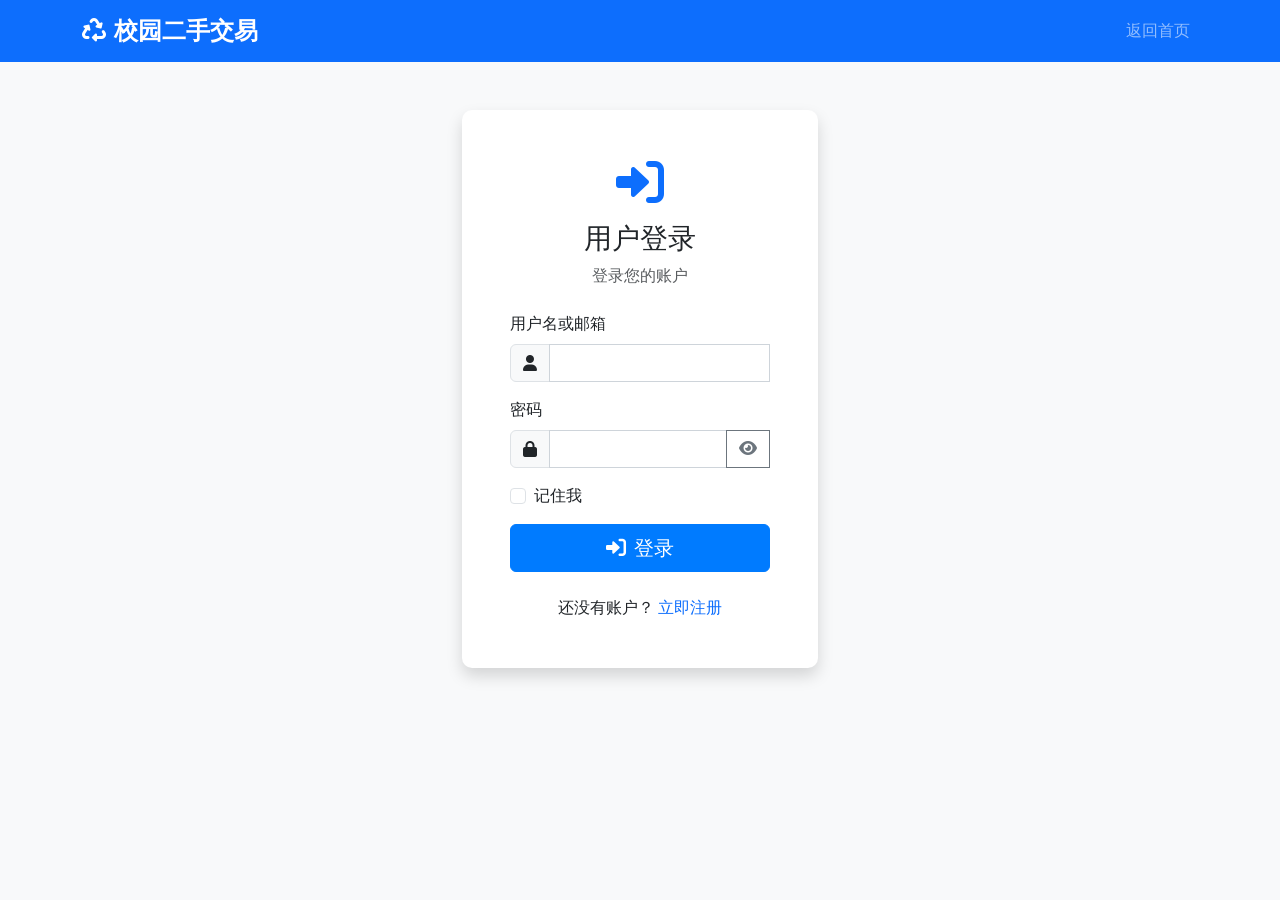
<file: target/classes/static/login.html>
<!DOCTYPE html>
<html lang="zh-CN">
<head>
    <meta charset="UTF-8">
    <meta name="viewport" content="width=device-width, initial-scale=1.0">
    <title>用户登录 - 校园二手交易平台</title>
    <link href="https://cdn.jsdelivr.net/npm/bootstrap@5.1.3/dist/css/bootstrap.min.css" rel="stylesheet">
    <link href="https://cdnjs.cloudflare.com/ajax/libs/font-awesome/6.0.0/css/all.min.css" rel="stylesheet">
    <link href="css/style.css" rel="stylesheet">
</head>
<body class="bg-light">
    <!-- 导航栏 -->
    <nav class="navbar navbar-expand-lg navbar-dark bg-primary">
        <div class="container">
            <a class="navbar-brand" href="index.html">
                <i class="fas fa-recycle me-2"></i>校园二手交易
            </a>
            <div class="navbar-nav ms-auto">
                <a class="nav-link" href="index.html">返回首页</a>
            </div>
        </div>
    </nav>

    <!-- 登录表单 -->
    <div class="container mt-5">
        <div class="row justify-content-center">
            <div class="col-md-6 col-lg-4">
                <div class="card shadow">
                    <div class="card-body p-5">
                        <div class="text-center mb-4">
                            <i class="fas fa-sign-in-alt fa-3x text-primary mb-3"></i>
                            <h3 class="card-title">用户登录</h3>
                            <p class="text-muted">登录您的账户</p>
                        </div>

                        <form id="loginForm" class="needs-validation" novalidate>
                            <div class="mb-3">
                                <label for="usernameOrEmail" class="form-label">用户名或邮箱</label>
                                <div class="input-group">
                                    <span class="input-group-text"><i class="fas fa-user"></i></span>
                                    <input type="text" class="form-control" id="usernameOrEmail" name="usernameOrEmail" required>
                                    <div class="invalid-feedback">
                                        请输入用户名或邮箱
                                    </div>
                                </div>
                            </div>

                            <div class="mb-3">
                                <label for="password" class="form-label">密码</label>
                                <div class="input-group">
                                    <span class="input-group-text"><i class="fas fa-lock"></i></span>
                                    <input type="password" class="form-control" id="password" name="password" required>
                                    <button class="btn btn-outline-secondary" type="button" id="togglePassword">
                                        <i class="fas fa-eye"></i>
                                    </button>
                                    <div class="invalid-feedback">
                                        请输入密码
                                    </div>
                                </div>
                            </div>

                            <div class="mb-3 form-check">
                                <input type="checkbox" class="form-check-input" id="rememberMe">
                                <label class="form-check-label" for="rememberMe">
                                    记住我
                                </label>
                            </div>

                            <div class="d-grid">
                                <button type="submit" class="btn btn-primary btn-lg" id="loginButton">
                                    <i class="fas fa-sign-in-alt me-2"></i>登录
                                </button>
                            </div>
                        </form>

                        <div class="text-center mt-4">
                            <p class="mb-0">还没有账户？ <a href="register.html" class="text-decoration-none">立即注册</a></p>
                        </div>
                    </div>
                </div>
            </div>
        </div>
    </div>

    <script src="https://cdn.jsdelivr.net/npm/bootstrap@5.1.3/dist/js/bootstrap.bundle.min.js"></script>
    <script src="js/app.js"></script>
    <script src="js/login.js"></script>
</body>
</html>
</file>
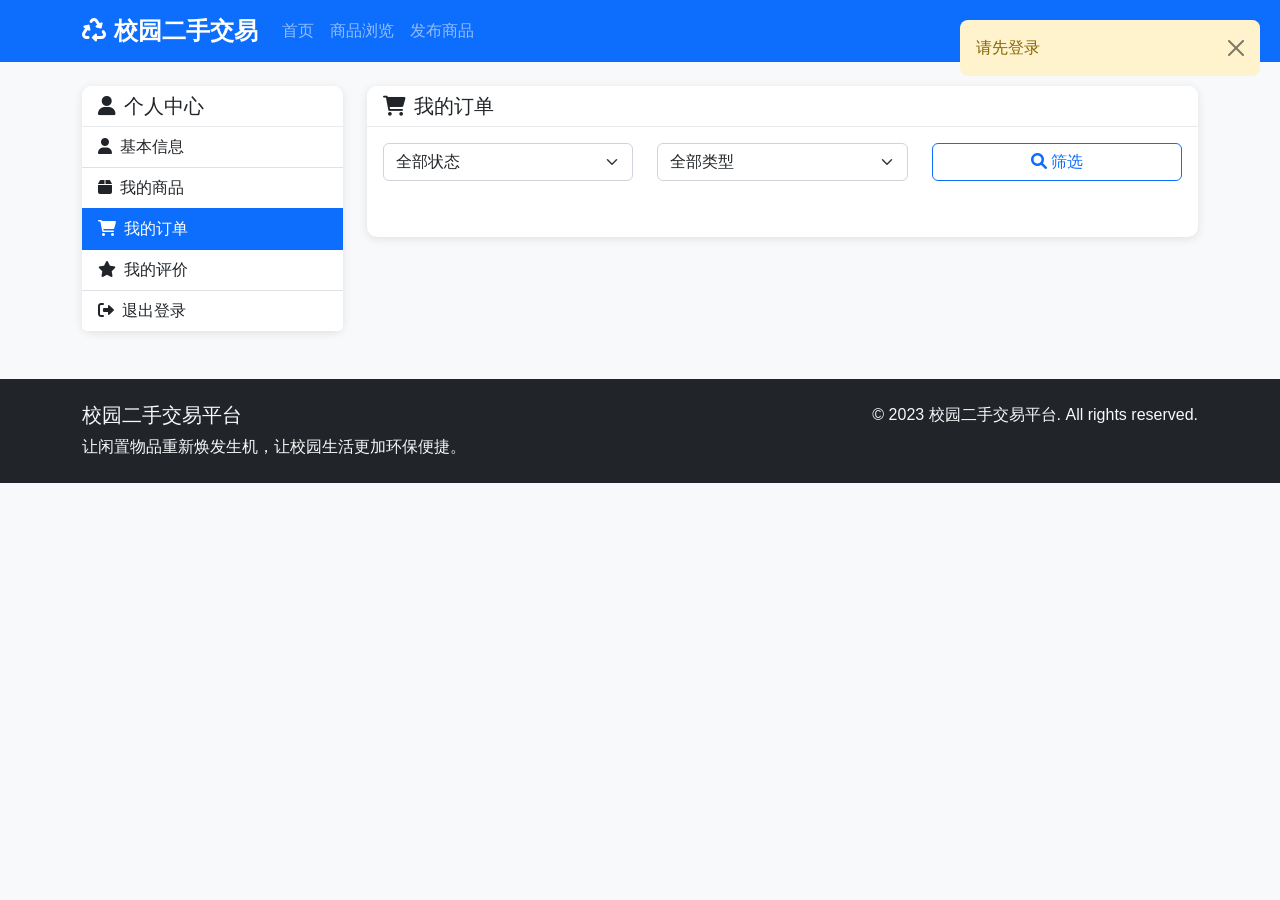
<file: target/classes/static/my-orders.html>
<!DOCTYPE html>
<html lang="zh-CN">
<head>
    <meta charset="UTF-8">
    <meta name="viewport" content="width=device-width, initial-scale=1.0">
    <title>我的订单 - 校园二手交易平台</title>
    <link href="https://cdn.jsdelivr.net/npm/bootstrap@5.1.3/dist/css/bootstrap.min.css" rel="stylesheet">
    <link href="https://cdnjs.cloudflare.com/ajax/libs/font-awesome/6.0.0/css/all.min.css" rel="stylesheet">
    <link href="css/style.css" rel="stylesheet">
</head>
<body>
    <!-- 导航栏 -->
    <nav class="navbar navbar-expand-lg navbar-dark bg-primary">
        <div class="container">
            <a class="navbar-brand" href="index.html">
                <i class="fas fa-recycle me-2"></i>校园二手交易
            </a>
            <button class="navbar-toggler" type="button" data-bs-toggle="collapse" data-bs-target="#navbarNav">
                <span class="navbar-toggler-icon"></span>
            </button>
            <div class="collapse navbar-collapse" id="navbarNav">
                <ul class="navbar-nav me-auto">
                    <li class="nav-item">
                        <a class="nav-link" href="index.html">首页</a>
                    </li>
                    <li class="nav-item">
                        <a class="nav-link" href="products.html">商品浏览</a>
                    </li>
                    <li class="nav-item">
                        <a class="nav-link" href="publish.html">发布商品</a>
                    </li>
                </ul>
                <ul class="navbar-nav">
                    <li class="nav-item" id="loginNav" style="display: none;">
                        <a class="nav-link" href="login.html">登录</a>
                    </li>
                    <li class="nav-item" id="registerNav" style="display: none;">
                        <a class="nav-link" href="register.html">注册</a>
                    </li>
                    <li class="nav-item dropdown" id="userNav" style="display: none;">
                        <a class="nav-link dropdown-toggle" href="#" id="navbarDropdown" role="button" data-bs-toggle="dropdown">
                            <i class="fas fa-user me-1"></i><span id="username"></span>
                        </a>
                        <ul class="dropdown-menu">
                            <li><a class="dropdown-item" href="profile.html">个人中心</a></li>
                            <li><a class="dropdown-item" href="my-products.html">我的商品</a></li>
                            <li><a class="dropdown-item" href="my-orders.html">我的订单</a></li>
                            <li><hr class="dropdown-divider"></li>
                            <li><a class="dropdown-item" href="#" onclick="logout()">退出登录</a></li>
                        </ul>
                    </li>
                </ul>
            </div>
        </div>
    </nav>

    <!-- 主要内容 -->
    <div class="container mt-4">
        <div class="row">
            <!-- 侧边栏 -->
            <div class="col-md-3">
                <div class="card">
                    <div class="card-header">
                        <h5 class="mb-0"><i class="fas fa-user me-2"></i>个人中心</h5>
                    </div>
                    <div class="list-group list-group-flush">
                        <a href="profile.html" class="list-group-item list-group-item-action">
                            <i class="fas fa-user me-2"></i>基本信息
                        </a>
                        <a href="my-products.html" class="list-group-item list-group-item-action">
                            <i class="fas fa-box me-2"></i>我的商品
                        </a>
                        <a href="my-orders.html" class="list-group-item list-group-item-action active">
                            <i class="fas fa-shopping-cart me-2"></i>我的订单
                        </a>
                        <a href="reviews.html" class="list-group-item list-group-item-action">
                            <i class="fas fa-star me-2"></i>我的评价
                        </a>
                        <a href="#" class="list-group-item list-group-item-action" onclick="logout()">
                            <i class="fas fa-sign-out-alt me-2"></i>退出登录
                        </a>
                    </div>
                </div>
            </div>

            <!-- 主内容区 -->
            <div class="col-md-9">
                <div class="card">
                    <div class="card-header">
                        <h5 class="mb-0"><i class="fas fa-shopping-cart me-2"></i>我的订单</h5>
                    </div>
                    <div class="card-body">
                        <!-- 筛选器 -->
                        <div class="row mb-3">
                            <div class="col-md-4">
                                <select class="form-select" id="statusFilter">
                                    <option value="">全部状态</option>
                                    <option value="PENDING">待支付</option>
                                    <option value="PAID">已支付</option>
                                    <option value="SHIPPED">已发货</option>
                                    <option value="COMPLETED">已完成</option>
                                    <option value="CANCELLED">已取消</option>
                                    <option value="REFUNDED">已退款</option>
                                </select>
                            </div>
                            <div class="col-md-4">
                                <select class="form-select" id="orderTypeFilter">
                                    <option value="">全部类型</option>
                                    <option value="buyer">我购买的</option>
                                    <option value="seller">我售出的</option>
                                </select>
                            </div>
                            <div class="col-md-4">
                                <button class="btn btn-outline-primary w-100" onclick="loadMyOrders()">
                                    <i class="fas fa-search me-1"></i>筛选
                                </button>
                            </div>
                        </div>

                        <!-- 订单列表 -->
                        <div id="ordersContainer">
                            <!-- 订单将通过JavaScript动态加载 -->
                        </div>
                        
                        <!-- 分页 -->
                        <nav aria-label="订单分页" class="mt-4">
                            <ul class="pagination justify-content-center" id="pagination">
                                <!-- 分页按钮将通过JavaScript动态生成 -->
                            </ul>
                        </nav>
                    </div>
                </div>
            </div>
        </div>
    </div>

    <!-- 页脚 -->
    <footer class="bg-dark text-light py-4 mt-5">
        <div class="container">
            <div class="row">
                <div class="col-md-6">
                    <h5>校园二手交易平台</h5>
                    <p class="mb-0">让闲置物品重新焕发生机，让校园生活更加环保便捷。</p>
                </div>
                <div class="col-md-6 text-md-end">
                    <p class="mb-0">&copy; 2023 校园二手交易平台. All rights reserved.</p>
                </div>
            </div>
        </div>
    </footer>

    <!-- 订单详情模态框 -->
    <div class="modal fade" id="orderDetailModal" tabindex="-1">
        <div class="modal-dialog modal-lg">
            <div class="modal-content">
                <div class="modal-header">
                    <h5 class="modal-title">订单详情</h5>
                    <button type="button" class="btn-close" data-bs-dismiss="modal"></button>
                </div>
                <div class="modal-body" id="orderDetailBody">
                    <!-- 订单详情内容 -->
                </div>
                <div class="modal-footer">
                    <button type="button" class="btn btn-secondary" data-bs-dismiss="modal">关闭</button>
                    <button type="button" class="btn btn-primary" id="orderActionButton" style="display: none;">操作</button>
                </div>
            </div>
        </div>
    </div>

    <!-- 评价模态框 -->
    <div class="modal fade" id="reviewModal" tabindex="-1">
        <div class="modal-dialog">
            <div class="modal-content">
                <div class="modal-header">
                    <h5 class="modal-title">评价订单</h5>
                    <button type="button" class="btn-close" data-bs-dismiss="modal"></button>
                </div>
                <div class="modal-body">
                    <form id="reviewForm">
                        <input type="hidden" id="reviewOrderId">
                        <input type="hidden" id="reviewType">
                        <div class="mb-3">
                            <label for="reviewRating" class="form-label">评分 <span class="text-danger">*</span></label>
                            <div class="rating-input">
                                <input type="radio" name="rating" id="rating5" value="5" required>
                                <label for="rating5" class="star-label"><i class="far fa-star"></i></label>
                                <input type="radio" name="rating" id="rating4" value="4">
                                <label for="rating4" class="star-label"><i class="far fa-star"></i></label>
                                <input type="radio" name="rating" id="rating3" value="3">
                                <label for="rating3" class="star-label"><i class="far fa-star"></i></label>
                                <input type="radio" name="rating" id="rating2" value="2">
                                <label for="rating2" class="star-label"><i class="far fa-star"></i></label>
                                <input type="radio" name="rating" id="rating1" value="1">
                                <label for="rating1" class="star-label"><i class="far fa-star"></i></label>
                            </div>
                        </div>
                        <div class="mb-3">
                            <label for="reviewContent" class="form-label">评价内容 <span class="text-danger">*</span></label>
                            <textarea class="form-control" id="reviewContent" rows="5" maxlength="500" placeholder="请输入评价内容（最多500字）" required></textarea>
                            <div class="form-text">
                                <span id="reviewContentCount">0</span>/500 字
                            </div>
                        </div>
                    </form>
                </div>
                <div class="modal-footer">
                    <button type="button" class="btn btn-secondary" data-bs-dismiss="modal">取消</button>
                    <button type="button" class="btn btn-primary" onclick="submitReview()">提交评价</button>
                </div>
            </div>
        </div>
    </div>

    <script src="https://cdn.jsdelivr.net/npm/bootstrap@5.1.3/dist/js/bootstrap.bundle.min.js"></script>
    <script src="js/app.js"></script>
    <script src="js/my-orders.js"></script>
</body>
</html>
</file>
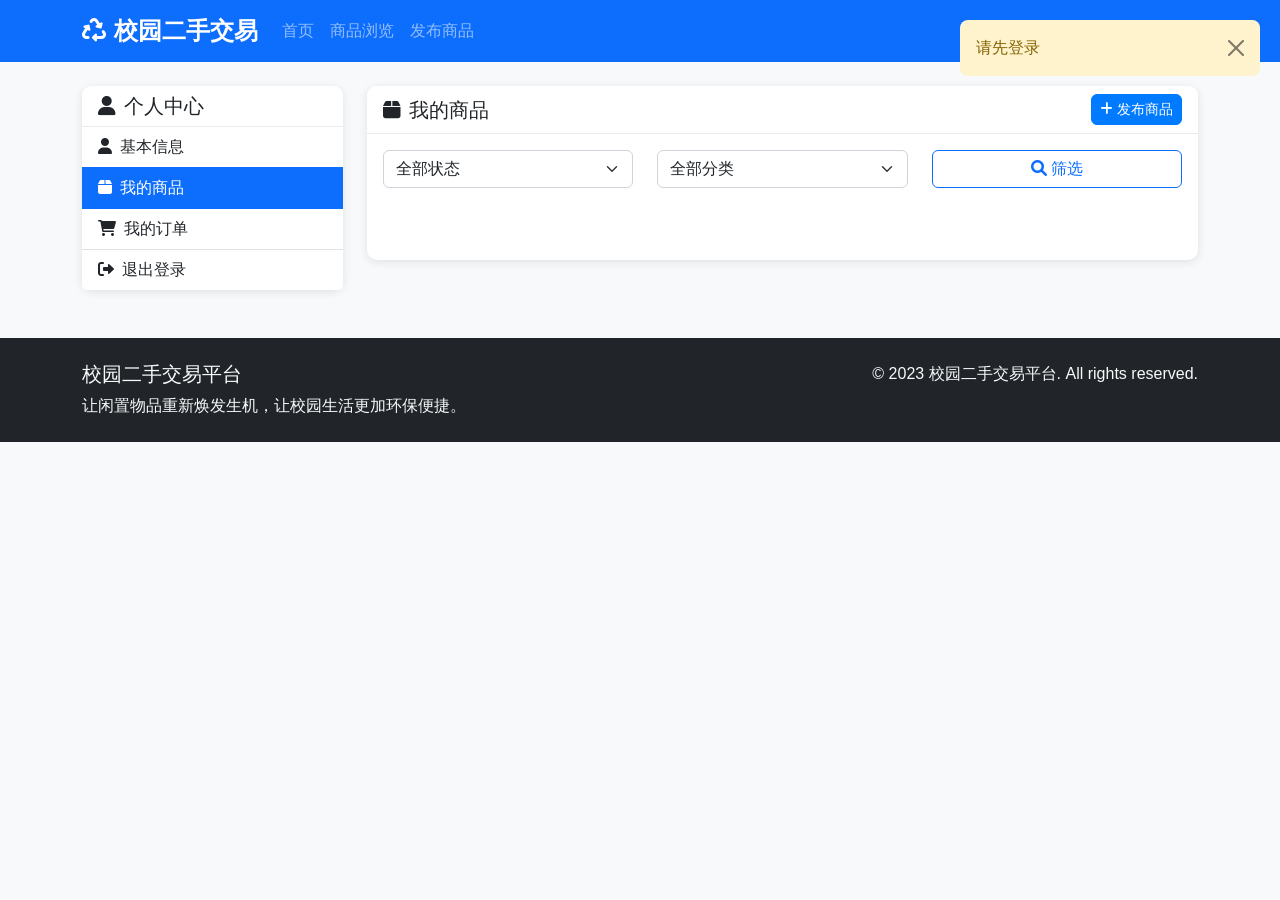
<file: target/classes/static/my-products.html>
<!DOCTYPE html>
<html lang="zh-CN">
<head>
    <meta charset="UTF-8">
    <meta name="viewport" content="width=device-width, initial-scale=1.0">
    <title>我的商品 - 校园二手交易平台</title>
    <link href="https://cdn.jsdelivr.net/npm/bootstrap@5.1.3/dist/css/bootstrap.min.css" rel="stylesheet">
    <link href="https://cdnjs.cloudflare.com/ajax/libs/font-awesome/6.0.0/css/all.min.css" rel="stylesheet">
    <link href="css/style.css" rel="stylesheet">
</head>
<body>
    <!-- 导航栏 -->
    <nav class="navbar navbar-expand-lg navbar-dark bg-primary">
        <div class="container">
            <a class="navbar-brand" href="index.html">
                <i class="fas fa-recycle me-2"></i>校园二手交易
            </a>
            <button class="navbar-toggler" type="button" data-bs-toggle="collapse" data-bs-target="#navbarNav">
                <span class="navbar-toggler-icon"></span>
            </button>
            <div class="collapse navbar-collapse" id="navbarNav">
                <ul class="navbar-nav me-auto">
                    <li class="nav-item">
                        <a class="nav-link" href="index.html">首页</a>
                    </li>
                    <li class="nav-item">
                        <a class="nav-link" href="products.html">商品浏览</a>
                    </li>
                    <li class="nav-item">
                        <a class="nav-link" href="publish.html">发布商品</a>
                    </li>
                </ul>
                <ul class="navbar-nav">
                    <li class="nav-item" id="loginNav" style="display: none;">
                        <a class="nav-link" href="login.html">登录</a>
                    </li>
                    <li class="nav-item" id="registerNav" style="display: none;">
                        <a class="nav-link" href="register.html">注册</a>
                    </li>
                    <li class="nav-item dropdown" id="userNav" style="display: none;">
                        <a class="nav-link dropdown-toggle" href="#" id="navbarDropdown" role="button" data-bs-toggle="dropdown">
                            <i class="fas fa-user me-1"></i><span id="username"></span>
                        </a>
                        <ul class="dropdown-menu">
                            <li><a class="dropdown-item" href="profile.html">个人中心</a></li>
                            <li><a class="dropdown-item" href="my-products.html">我的商品</a></li>
                            <li><a class="dropdown-item" href="my-orders.html">我的订单</a></li>
                            <li><a class="dropdown-item" href="reviews.html">我的评价</a></li>
                            <li><hr class="dropdown-divider"></li>
                            <li><a class="dropdown-item" href="#" onclick="logout()">退出登录</a></li>
                        </ul>
                    </li>
                </ul>
            </div>
        </div>
    </nav>

    <!-- 主要内容 -->
    <div class="container mt-4">
        <div class="row">
            <!-- 侧边栏 -->
            <div class="col-md-3">
                <div class="card">
                    <div class="card-header">
                        <h5 class="mb-0"><i class="fas fa-user me-2"></i>个人中心</h5>
                    </div>
                    <div class="list-group list-group-flush">
                        <a href="profile.html" class="list-group-item list-group-item-action">
                            <i class="fas fa-user me-2"></i>基本信息
                        </a>
                        <a href="my-products.html" class="list-group-item list-group-item-action active">
                            <i class="fas fa-box me-2"></i>我的商品
                        </a>
                        <a href="my-orders.html" class="list-group-item list-group-item-action">
                            <i class="fas fa-shopping-cart me-2"></i>我的订单
                        </a>
                        <a href="#" class="list-group-item list-group-item-action" onclick="logout()">
                            <i class="fas fa-sign-out-alt me-2"></i>退出登录
                        </a>
                    </div>
                </div>
            </div>

            <!-- 主内容区 -->
            <div class="col-md-9">
                <div class="card">
                    <div class="card-header d-flex justify-content-between align-items-center">
                        <h5 class="mb-0"><i class="fas fa-box me-2"></i>我的商品</h5>
                        <a href="publish.html" class="btn btn-primary btn-sm">
                            <i class="fas fa-plus me-1"></i>发布商品
                        </a>
                    </div>
                    <div class="card-body">
                        <!-- 筛选器 -->
                        <div class="row mb-3">
                            <div class="col-md-4">
                                <select class="form-select" id="statusFilter">
                                    <option value="">全部状态</option>
                                    <option value="ACTIVE">在售</option>
                                    <option value="SOLD">已售</option>
                                    <option value="RESERVED">预订</option>
                                    <option value="DELETED">已删除</option>
                                </select>
                            </div>
                            <div class="col-md-4">
                                <select class="form-select" id="categoryFilter">
                                    <option value="">全部分类</option>
                                    <option value="ELECTRONICS">电子产品</option>
                                    <option value="BOOKS">图书教材</option>
                                    <option value="CLOTHING">服装配饰</option>
                                    <option value="SPORTS">运动用品</option>
                                    <option value="DAILY">生活用品</option>
                                    <option value="STUDY">学习用品</option>
                                    <option value="BEAUTY">美妆护肤</option>
                                    <option value="FOOD">食品饮料</option>
                                    <option value="OTHER">其他</option>
                                </select>
                            </div>
                            <div class="col-md-4">
                                <button class="btn btn-outline-primary w-100" onclick="loadMyProducts()">
                                    <i class="fas fa-search me-1"></i>筛选
                                </button>
                            </div>
                        </div>

                        <!-- 商品列表 -->
                        <div class="row" id="productsContainer">
                            <!-- 商品将通过JavaScript动态加载 -->
                        </div>
                        
                        <!-- 分页 -->
                        <nav aria-label="商品分页" class="mt-4">
                            <ul class="pagination justify-content-center" id="pagination">
                                <!-- 分页按钮将通过JavaScript动态生成 -->
                            </ul>
                        </nav>
                    </div>
                </div>
            </div>
        </div>
    </div>

    <!-- 页脚 -->
    <footer class="bg-dark text-light py-4 mt-5">
        <div class="container">
            <div class="row">
                <div class="col-md-6">
                    <h5>校园二手交易平台</h5>
                    <p class="mb-0">让闲置物品重新焕发生机，让校园生活更加环保便捷。</p>
                </div>
                <div class="col-md-6 text-md-end">
                    <p class="mb-0">&copy; 2023 校园二手交易平台. All rights reserved.</p>
                </div>
            </div>
        </div>
    </footer>

    <!-- 编辑商品模态框 -->
    <div class="modal fade" id="editProductModal" tabindex="-1">
        <div class="modal-dialog modal-lg">
            <div class="modal-content">
                <div class="modal-header">
                    <h5 class="modal-title">编辑商品</h5>
                    <button type="button" class="btn-close" data-bs-dismiss="modal"></button>
                </div>
                <div class="modal-body">
                    <form id="editProductForm">
                        <input type="hidden" id="editProductId">
                        <div class="mb-3">
                            <label for="editTitle" class="form-label">商品标题</label>
                            <input type="text" class="form-control" id="editTitle" required>
                        </div>
                        <div class="mb-3">
                            <label for="editDescription" class="form-label">商品描述</label>
                            <textarea class="form-control" id="editDescription" rows="3" required></textarea>
                        </div>
                        <div class="row">
                            <div class="col-md-6">
                                <div class="mb-3">
                                    <label for="editPrice" class="form-label">价格</label>
                                    <input type="number" class="form-control" id="editPrice" step="0.01" min="0" required>
                                </div>
                            </div>
                            <div class="col-md-6">
                                <div class="mb-3">
                                    <label for="editCategory" class="form-label">分类</label>
                                    <select class="form-select" id="editCategory" required>
                                        <option value="ELECTRONICS">电子产品</option>
                                        <option value="BOOKS">图书教材</option>
                                        <option value="CLOTHING">服装配饰</option>
                                        <option value="SPORTS">运动用品</option>
                                        <option value="DAILY">生活用品</option>
                                        <option value="STUDY">学习用品</option>
                                        <option value="BEAUTY">美妆护肤</option>
                                        <option value="FOOD">食品饮料</option>
                                        <option value="OTHER">其他</option>
                                    </select>
                                </div>
                            </div>
                        </div>
                        <div class="mb-3">
                            <label for="editImages" class="form-label">图片URL（多个用逗号分隔）</label>
                            <input type="text" class="form-control" id="editImages" placeholder="https://example.com/image1.jpg,https://example.com/image2.jpg">
                        </div>
                    </form>
                </div>
                <div class="modal-footer">
                    <button type="button" class="btn btn-secondary" data-bs-dismiss="modal">取消</button>
                    <button type="button" class="btn btn-primary" onclick="updateProduct()">保存修改</button>
                </div>
            </div>
        </div>
    </div>

    <script src="https://cdn.jsdelivr.net/npm/bootstrap@5.1.3/dist/js/bootstrap.bundle.min.js"></script>
    <script src="js/app.js"></script>
    <script src="js/my-products.js"></script>
</body>
</html>
</file>
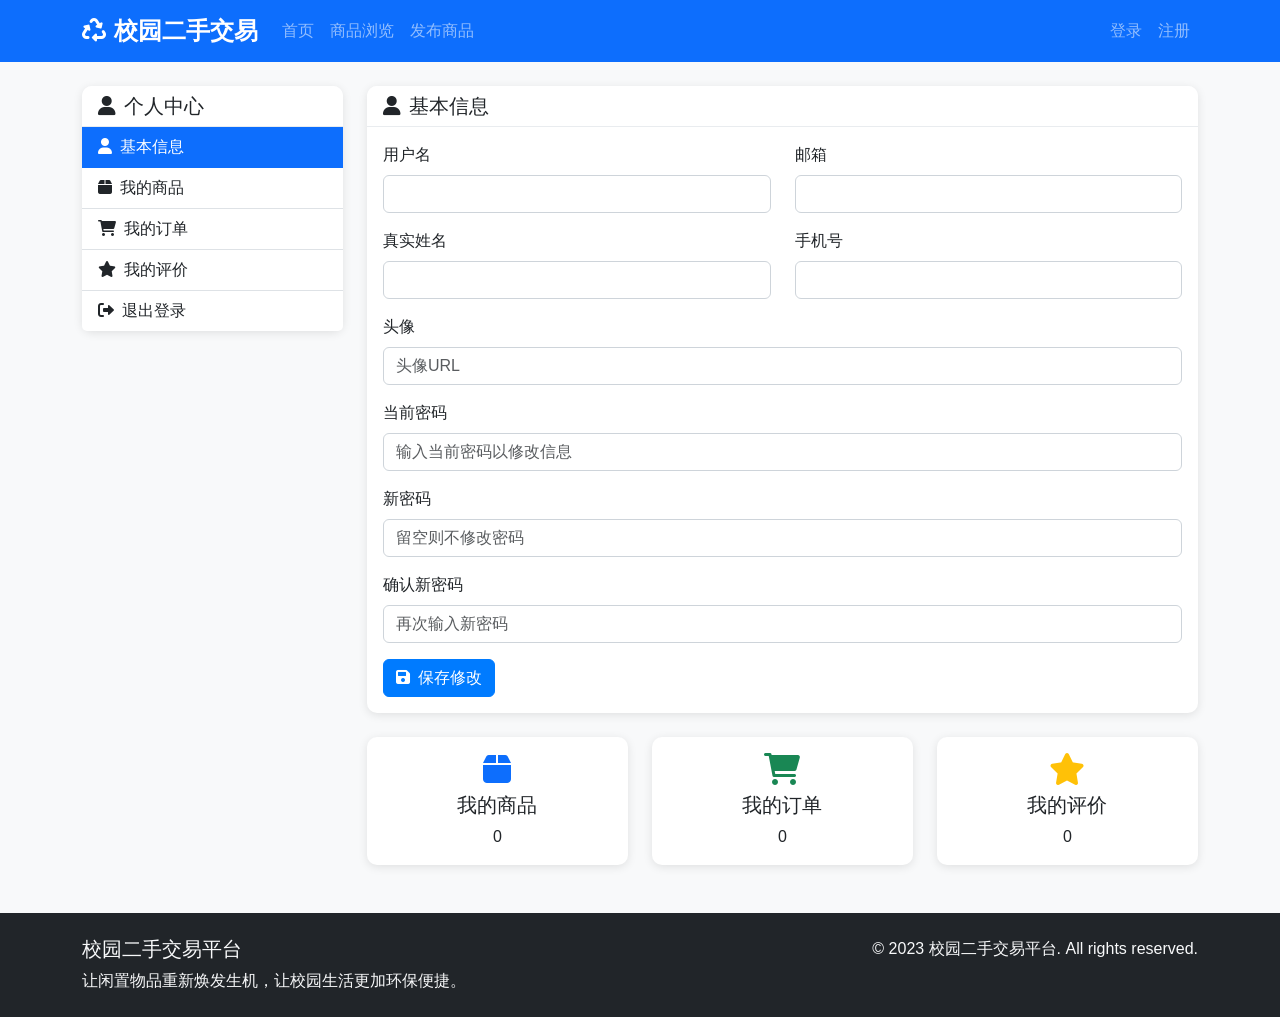
<file: target/classes/static/profile.html>
<!DOCTYPE html>
<html lang="zh-CN">
<head>
    <meta charset="UTF-8">
    <meta name="viewport" content="width=device-width, initial-scale=1.0">
    <title>个人中心 - 校园二手交易平台</title>
    <link href="https://cdn.jsdelivr.net/npm/bootstrap@5.1.3/dist/css/bootstrap.min.css" rel="stylesheet">
    <link href="https://cdnjs.cloudflare.com/ajax/libs/font-awesome/6.0.0/css/all.min.css" rel="stylesheet">
    <link href="css/style.css" rel="stylesheet">
</head>
<body>
    <!-- 导航栏 -->
    <nav class="navbar navbar-expand-lg navbar-dark bg-primary">
        <div class="container">
            <a class="navbar-brand" href="index.html">
                <i class="fas fa-recycle me-2"></i>校园二手交易
            </a>
            <button class="navbar-toggler" type="button" data-bs-toggle="collapse" data-bs-target="#navbarNav">
                <span class="navbar-toggler-icon"></span>
            </button>
            <div class="collapse navbar-collapse" id="navbarNav">
                <ul class="navbar-nav me-auto">
                    <li class="nav-item">
                        <a class="nav-link" href="index.html">首页</a>
                    </li>
                    <li class="nav-item">
                        <a class="nav-link" href="products.html">商品浏览</a>
                    </li>
                    <li class="nav-item">
                        <a class="nav-link" href="publish.html">发布商品</a>
                    </li>
                </ul>
                <ul class="navbar-nav">
                    <li class="nav-item" id="loginNav" style="display: none;">
                        <a class="nav-link" href="login.html">登录</a>
                    </li>
                    <li class="nav-item" id="registerNav" style="display: none;">
                        <a class="nav-link" href="register.html">注册</a>
                    </li>
                    <li class="nav-item dropdown" id="userNav" style="display: none;">
                        <a class="nav-link dropdown-toggle" href="#" id="navbarDropdown" role="button" data-bs-toggle="dropdown">
                            <i class="fas fa-user me-1"></i><span id="username"></span>
                        </a>
                        <ul class="dropdown-menu">
                            <li><a class="dropdown-item" href="profile.html">个人中心</a></li>
                            <li><a class="dropdown-item" href="my-products.html">我的商品</a></li>
                            <li><a class="dropdown-item" href="my-orders.html">我的订单</a></li>
                            <li><a class="dropdown-item" href="reviews.html">我的评价</a></li>
                            <li><hr class="dropdown-divider"></li>
                            <li><a class="dropdown-item" href="#" onclick="logout()">退出登录</a></li>
                        </ul>
                    </li>
                </ul>
            </div>
        </div>
    </nav>

    <!-- 主要内容 -->
    <div class="container mt-4">
        <div class="row">
            <!-- 侧边栏 -->
            <div class="col-md-3">
                <div class="card">
                    <div class="card-header">
                        <h5 class="mb-0"><i class="fas fa-user me-2"></i>个人中心</h5>
                    </div>
                    <div class="list-group list-group-flush">
                        <a href="profile.html" class="list-group-item list-group-item-action active">
                            <i class="fas fa-user me-2"></i>基本信息
                        </a>
                        <a href="my-products.html" class="list-group-item list-group-item-action">
                            <i class="fas fa-box me-2"></i>我的商品
                        </a>
                        <a href="my-orders.html" class="list-group-item list-group-item-action">
                            <i class="fas fa-shopping-cart me-2"></i>我的订单
                        </a>
                        <a href="reviews.html" class="list-group-item list-group-item-action">
                            <i class="fas fa-star me-2"></i>我的评价
                        </a>
                        <a href="#" class="list-group-item list-group-item-action" onclick="logout()">
                            <i class="fas fa-sign-out-alt me-2"></i>退出登录
                        </a>
                    </div>
                </div>
            </div>

            <!-- 主内容区 -->
            <div class="col-md-9">
                <div class="card">
                    <div class="card-header">
                        <h5 class="mb-0"><i class="fas fa-user me-2"></i>基本信息</h5>
                    </div>
                    <div class="card-body">
                        <form id="profileForm">
                            <div class="row">
                                <div class="col-md-6">
                                    <div class="mb-3">
                                        <label for="username" class="form-label">用户名</label>
                                        <input type="text" class="form-control" id="username" readonly>
                                    </div>
                                </div>
                                <div class="col-md-6">
                                    <div class="mb-3">
                                        <label for="email" class="form-label">邮箱</label>
                                        <input type="email" class="form-control" id="email" readonly>
                                    </div>
                                </div>
                            </div>
                            <div class="row">
                                <div class="col-md-6">
                                    <div class="mb-3">
                                        <label for="realName" class="form-label">真实姓名</label>
                                        <input type="text" class="form-control" id="realName">
                                    </div>
                                </div>
                                <div class="col-md-6">
                                    <div class="mb-3">
                                        <label for="phone" class="form-label">手机号</label>
                                        <input type="tel" class="form-control" id="phone">
                                    </div>
                                </div>
                            </div>
                            <div class="mb-3">
                                <label for="avatar" class="form-label">头像</label>
                                <input type="url" class="form-control" id="avatar" placeholder="头像URL">
                            </div>
                            <div class="mb-3">
                                <label for="currentPassword" class="form-label">当前密码</label>
                                <input type="password" class="form-control" id="currentPassword" placeholder="输入当前密码以修改信息">
                            </div>
                            <div class="mb-3">
                                <label for="newPassword" class="form-label">新密码</label>
                                <input type="password" class="form-control" id="newPassword" placeholder="留空则不修改密码">
                            </div>
                            <div class="mb-3">
                                <label for="confirmPassword" class="form-label">确认新密码</label>
                                <input type="password" class="form-control" id="confirmPassword" placeholder="再次输入新密码">
                            </div>
                            <button type="submit" class="btn btn-primary">
                                <i class="fas fa-save me-2"></i>保存修改
                            </button>
                        </form>
                    </div>
                </div>

                <!-- 统计信息 -->
                <div class="row mt-4">
                    <div class="col-md-4">
                        <div class="card text-center">
                            <div class="card-body">
                                <i class="fas fa-box fa-2x text-primary mb-2"></i>
                                <h5 class="card-title">我的商品</h5>
                                <p class="card-text" id="myProductsCount">0</p>
                            </div>
                        </div>
                    </div>
                    <div class="col-md-4">
                        <div class="card text-center">
                            <div class="card-body">
                                <i class="fas fa-shopping-cart fa-2x text-success mb-2"></i>
                                <h5 class="card-title">我的订单</h5>
                                <p class="card-text" id="myOrdersCount">0</p>
                            </div>
                        </div>
                    </div>
                    <div class="col-md-4">
                        <div class="card text-center">
                            <div class="card-body">
                                <i class="fas fa-star fa-2x text-warning mb-2"></i>
                                <h5 class="card-title">我的评价</h5>
                                <p class="card-text" id="myReviewsCount">0</p>
                            </div>
                        </div>
                    </div>
                </div>
            </div>
        </div>
    </div>

    <!-- 页脚 -->
    <footer class="bg-dark text-light py-4 mt-5">
        <div class="container">
            <div class="row">
                <div class="col-md-6">
                    <h5>校园二手交易平台</h5>
                    <p class="mb-0">让闲置物品重新焕发生机，让校园生活更加环保便捷。</p>
                </div>
                <div class="col-md-6 text-md-end">
                    <p class="mb-0">&copy; 2023 校园二手交易平台. All rights reserved.</p>
                </div>
            </div>
        </div>
    </footer>

    <script src="https://cdn.jsdelivr.net/npm/bootstrap@5.1.3/dist/js/bootstrap.bundle.min.js"></script>
    <script src="js/app.js"></script>
    <script src="js/profile.js"></script>
</body>
</html>
</file>
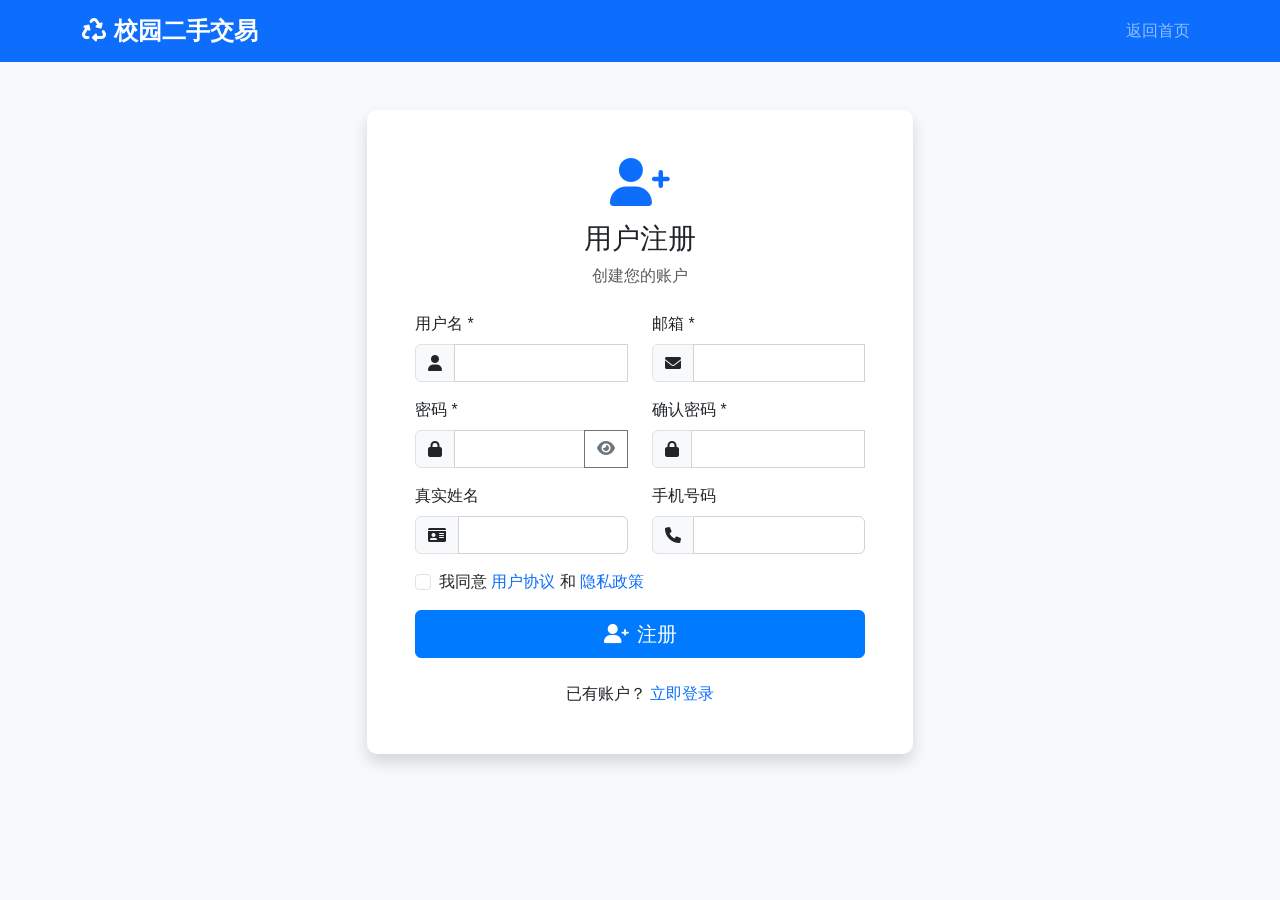
<file: target/classes/static/register.html>
<!DOCTYPE html>
<html lang="zh-CN">
<head>
    <meta charset="UTF-8">
    <meta name="viewport" content="width=device-width, initial-scale=1.0">
    <title>用户注册 - 校园二手交易平台</title>
    <link href="https://cdn.jsdelivr.net/npm/bootstrap@5.1.3/dist/css/bootstrap.min.css" rel="stylesheet">
    <link href="https://cdnjs.cloudflare.com/ajax/libs/font-awesome/6.0.0/css/all.min.css" rel="stylesheet">
    <link href="css/style.css" rel="stylesheet">
</head>
<body class="bg-light">
    <!-- 导航栏 -->
    <nav class="navbar navbar-expand-lg navbar-dark bg-primary">
        <div class="container">
            <a class="navbar-brand" href="index.html">
                <i class="fas fa-recycle me-2"></i>校园二手交易
            </a>
            <div class="navbar-nav ms-auto">
                <a class="nav-link" href="index.html">返回首页</a>
            </div>
        </div>
    </nav>

    <!-- 注册表单 -->
    <div class="container mt-5">
        <div class="row justify-content-center">
            <div class="col-md-8 col-lg-6">
                <div class="card shadow">
                    <div class="card-body p-5">
                        <div class="text-center mb-4">
                            <i class="fas fa-user-plus fa-3x text-primary mb-3"></i>
                            <h3 class="card-title">用户注册</h3>
                            <p class="text-muted">创建您的账户</p>
                        </div>

                        <form id="registerForm" class="needs-validation" novalidate>
                            <div class="row">
                                <div class="col-md-6 mb-3">
                                    <label for="username" class="form-label">用户名 *</label>
                                    <div class="input-group">
                                        <span class="input-group-text"><i class="fas fa-user"></i></span>
                                        <input type="text" class="form-control" id="username" name="username" required minlength="3" maxlength="20">
                                        <div class="invalid-feedback">
                                            用户名长度应在3-20个字符之间
                                        </div>
                                        <div class="valid-feedback">
                                            用户名可用
                                        </div>
                                    </div>
                                </div>

                                <div class="col-md-6 mb-3">
                                    <label for="email" class="form-label">邮箱 *</label>
                                    <div class="input-group">
                                        <span class="input-group-text"><i class="fas fa-envelope"></i></span>
                                        <input type="email" class="form-control" id="email" name="email" required>
                                        <div class="invalid-feedback">
                                            请输入有效的邮箱地址
                                        </div>
                                        <div class="valid-feedback">
                                            邮箱可用
                                        </div>
                                    </div>
                                </div>
                            </div>

                            <div class="row">
                                <div class="col-md-6 mb-3">
                                    <label for="password" class="form-label">密码 *</label>
                                    <div class="input-group">
                                        <span class="input-group-text"><i class="fas fa-lock"></i></span>
                                        <input type="password" class="form-control" id="password" name="password" required minlength="6">
                                        <button class="btn btn-outline-secondary" type="button" id="togglePassword">
                                            <i class="fas fa-eye"></i>
                                        </button>
                                        <div class="invalid-feedback">
                                            密码长度至少6个字符
                                        </div>
                                    </div>
                                </div>

                                <div class="col-md-6 mb-3">
                                    <label for="confirmPassword" class="form-label">确认密码 *</label>
                                    <div class="input-group">
                                        <span class="input-group-text"><i class="fas fa-lock"></i></span>
                                        <input type="password" class="form-control" id="confirmPassword" name="confirmPassword" required>
                                        <div class="invalid-feedback">
                                            两次输入的密码不一致
                                        </div>
                                    </div>
                                </div>
                            </div>

                            <div class="row">
                                <div class="col-md-6 mb-3">
                                    <label for="realName" class="form-label">真实姓名</label>
                                    <div class="input-group">
                                        <span class="input-group-text"><i class="fas fa-id-card"></i></span>
                                        <input type="text" class="form-control" id="realName" name="realName" maxlength="50">
                                    </div>
                                </div>

                                <div class="col-md-6 mb-3">
                                    <label for="phone" class="form-label">手机号码</label>
                                    <div class="input-group">
                                        <span class="input-group-text"><i class="fas fa-phone"></i></span>
                                        <input type="tel" class="form-control" id="phone" name="phone" maxlength="20">
                                    </div>
                                </div>
                            </div>

                            <div class="mb-3 form-check">
                                <input type="checkbox" class="form-check-input" id="agreeTerms" required>
                                <label class="form-check-label" for="agreeTerms">
                                    我同意 <a href="#" class="text-decoration-none">用户协议</a> 和 <a href="#" class="text-decoration-none">隐私政策</a>
                                </label>
                                <div class="invalid-feedback">
                                    请同意用户协议和隐私政策
                                </div>
                            </div>

                            <div class="d-grid">
                                <button type="submit" class="btn btn-primary btn-lg" id="registerButton">
                                    <i class="fas fa-user-plus me-2"></i>注册
                                </button>
                            </div>
                        </form>

                        <div class="text-center mt-4">
                            <p class="mb-0">已有账户？ <a href="login.html" class="text-decoration-none">立即登录</a></p>
                        </div>
                    </div>
                </div>
            </div>
        </div>
    </div>

    <script src="https://cdn.jsdelivr.net/npm/bootstrap@5.1.3/dist/js/bootstrap.bundle.min.js"></script>
    <script src="js/app.js"></script>
    <script src="js/register.js"></script>
</body>
</html>
</file>
<file: target/classes/static/css/style.css>
/* 全局样式 */
body {
    font-family: 'Segoe UI', Tahoma, Geneva, Verdana, sans-serif;
    background-color: #f8f9fa;
}

/* 导航栏样式 */
.navbar-brand {
    font-weight: bold;
    font-size: 1.5rem;
}

/* 分类项样式 */
.category-item {
    transition: all 0.3s ease;
    cursor: pointer;
}

.category-item:hover {
    background-color: #e9ecef;
    transform: translateY(-2px);
    box-shadow: 0 4px 8px rgba(0,0,0,0.1);
}

/* 商品卡片样式 */
.product-card {
    transition: all 0.3s ease;
    cursor: pointer;
    height: 100%;
}

.product-card:hover {
    transform: translateY(-5px);
    box-shadow: 0 8px 25px rgba(0,0,0,0.15);
}

/* 商品列表项样式（列表视图） */
.product-list-item {
    transition: all 0.3s ease;
    cursor: pointer;
    height: 180px;
}

.product-list-item:hover {
    transform: translateY(-2px);
    box-shadow: 0 6px 20px rgba(0,0,0,0.12);
}

.product-list-image {
    height: 180px;
    object-fit: cover;
    width: 100%;
}

.product-description {
    color: #666;
    font-size: 0.9rem;
    line-height: 1.4;
    margin-bottom: 0.5rem;
}

.product-price-large {
    font-size: 1.5rem;
    font-weight: bold;
    color: #e74c3c;
    margin-bottom: 0.5rem;
}

.product-image {
    height: 200px;
    object-fit: cover;
    width: 100%;
}

.product-title {
    font-size: 1.1rem;
    font-weight: 600;
    color: #333;
    margin-bottom: 0.5rem;
    display: -webkit-box;
    -webkit-line-clamp: 2;
    -webkit-box-orient: vertical;
    overflow: hidden;
}

.product-price {
    font-size: 1.2rem;
    font-weight: bold;
    color: #e74c3c;
}

.product-meta {
    font-size: 0.9rem;
    color: #6c757d;
}

/* 按钮样式 */
.btn {
    border-radius: 6px;
    font-weight: 500;
}

.btn-primary {
    background-color: #007bff;
    border-color: #007bff;
}

.btn-primary:hover {
    background-color: #0056b3;
    border-color: #0056b3;
}

/* 卡片样式 */
.card {
    border: none;
    border-radius: 10px;
    box-shadow: 0 2px 10px rgba(0,0,0,0.1);
    transition: all 0.3s ease;
}

.card:hover {
    box-shadow: 0 4px 20px rgba(0,0,0,0.15);
}

.card-header {
    background-color: #fff;
    border-bottom: 1px solid #e9ecef;
    border-radius: 10px 10px 0 0 !important;
}

/* 表单样式 */
.form-control, .form-select {
    border-radius: 6px;
    border: 1px solid #ced4da;
    transition: all 0.3s ease;
}

.form-control:focus, .form-select:focus {
    border-color: #007bff;
    box-shadow: 0 0 0 0.2rem rgba(0,123,255,0.25);
}

/* 页脚样式 */
footer {
    margin-top: auto;
}

/* 评价相关样式 */
.rating-input {
    display: flex;
    flex-direction: row-reverse;
    justify-content: flex-end;
    gap: 5px;
}

.rating-input input[type="radio"] {
    display: none;
}

.rating-input .star-label {
    cursor: pointer;
    font-size: 1.5rem;
    color: #ddd;
    transition: color 0.2s;
}

.rating-input .star-label:hover,
.rating-input .star-label:hover ~ .star-label,
.rating-input input[type="radio"]:checked ~ .star-label {
    color: #ffc107;
}

.rating-input input[type="radio"]:checked ~ .star-label i,
.rating-input .star-label:hover i,
.rating-input .star-label:hover ~ .star-label i {
    color: #ffc107;
}

.empty-state {
    text-align: center;
    padding: 3rem 1rem;
    color: #6c757d;
}

.empty-state i {
    font-size: 3rem;
    margin-bottom: 1rem;
    opacity: 0.5;
}

.empty-state p {
    font-size: 1.1rem;
    margin: 0;
}

/* 响应式设计 */
@media (max-width: 768px) {
    .product-image {
        height: 150px;
    }
    
    .category-item {
        margin-bottom: 1rem;
    }
    
    .navbar-brand {
        font-size: 1.2rem;
    }
}

/* 加载动画 */
.loading {
    display: inline-block;
    width: 20px;
    height: 20px;
    border: 3px solid #f3f3f3;
    border-top: 3px solid #007bff;
    border-radius: 50%;
    animation: spin 1s linear infinite;
}

@keyframes spin {
    0% { transform: rotate(0deg); }
    100% { transform: rotate(360deg); }
}

/* 空状态样式 */
.empty-state {
    text-align: center;
    padding: 3rem 1rem;
    color: #6c757d;
}

.empty-state i {
    font-size: 4rem;
    margin-bottom: 1rem;
    opacity: 0.5;
}

/* 状态标签 */
.status-badge {
    font-size: 0.8rem;
    padding: 0.25rem 0.5rem;
    border-radius: 12px;
}

.status-active {
    background-color: #d4edda;
    color: #155724;
}

.status-sold {
    background-color: #f8d7da;
    color: #721c24;
}

.status-reserved {
    background-color: #fff3cd;
    color: #856404;
}

/* 评分样式 */
.rating {
    color: #ffc107;
}

.rating .fa-star {
    margin-right: 2px;
}

/* 分页样式 */
.pagination {
    justify-content: center;
}

.page-link {
    border-radius: 6px;
    margin: 0 2px;
    border: 1px solid #dee2e6;
}

.page-link:hover {
    background-color: #e9ecef;
    border-color: #adb5bd;
}

.page-item.active .page-link {
    background-color: #007bff;
    border-color: #007bff;
}

/* 模态框样式 */
.modal-content {
    border-radius: 10px;
    border: none;
    box-shadow: 0 10px 30px rgba(0,0,0,0.3);
}

.modal-header {
    border-bottom: 1px solid #e9ecef;
    border-radius: 10px 10px 0 0;
}

.modal-footer {
    border-top: 1px solid #e9ecef;
    border-radius: 0 0 10px 10px;
}

/* 提示消息样式 */
.alert {
    border-radius: 8px;
    border: none;
}

.alert-success {
    background-color: #d4edda;
    color: #155724;
}

.alert-danger {
    background-color: #f8d7da;
    color: #721c24;
}

.alert-warning {
    background-color: #fff3cd;
    color: #856404;
}

.alert-info {
    background-color: #d1ecf1;
    color: #0c5460;
}

/* 个人中心样式 */
.profile-card {
    background: linear-gradient(135deg, #667eea 0%, #764ba2 100%);
    color: white;
    border-radius: 15px;
}

.profile-avatar {
    width: 100px;
    height: 100px;
    border-radius: 50%;
    border: 4px solid white;
    object-fit: cover;
}

/* 统计卡片样式 */
.stat-card {
    background: white;
    border-radius: 10px;
    padding: 1.5rem;
    text-align: center;
    box-shadow: 0 2px 10px rgba(0,0,0,0.1);
    transition: all 0.3s ease;
}

.stat-card:hover {
    transform: translateY(-5px);
    box-shadow: 0 8px 25px rgba(0,0,0,0.15);
}

.stat-number {
    font-size: 2rem;
    font-weight: bold;
    color: #007bff;
}

.stat-label {
    color: #6c757d;
    font-size: 0.9rem;
    margin-top: 0.5rem;
}

/* 表格样式 */
.table {
    border-radius: 8px;
    overflow: hidden;
}

.table thead th {
    background-color: #f8f9fa;
    border-bottom: 2px solid #dee2e6;
    font-weight: 600;
}

/* 文件上传样式 */
.file-upload {
    border: 2px dashed #dee2e6;
    border-radius: 8px;
    padding: 2rem;
    text-align: center;
    transition: all 0.3s ease;
    cursor: pointer;
}

.file-upload:hover {
    border-color: #007bff;
    background-color: #f8f9ff;
}

.file-upload.dragover {
    border-color: #007bff;
    background-color: #e3f2fd;
}

/* 搜索建议样式 */
.search-suggestions {
    position: absolute;
    top: 100%;
    left: 0;
    right: 0;
    background: white;
    border: 1px solid #dee2e6;
    border-top: none;
    border-radius: 0 0 8px 8px;
    max-height: 200px;
    overflow-y: auto;
    z-index: 1000;
    display: none;
}

.search-suggestion {
    padding: 0.75rem 1rem;
    cursor: pointer;
    border-bottom: 1px solid #f8f9fa;
}

.search-suggestion:hover {
    background-color: #f8f9fa;
}

.search-suggestion:last-child {
    border-bottom: none;
}
</file>
